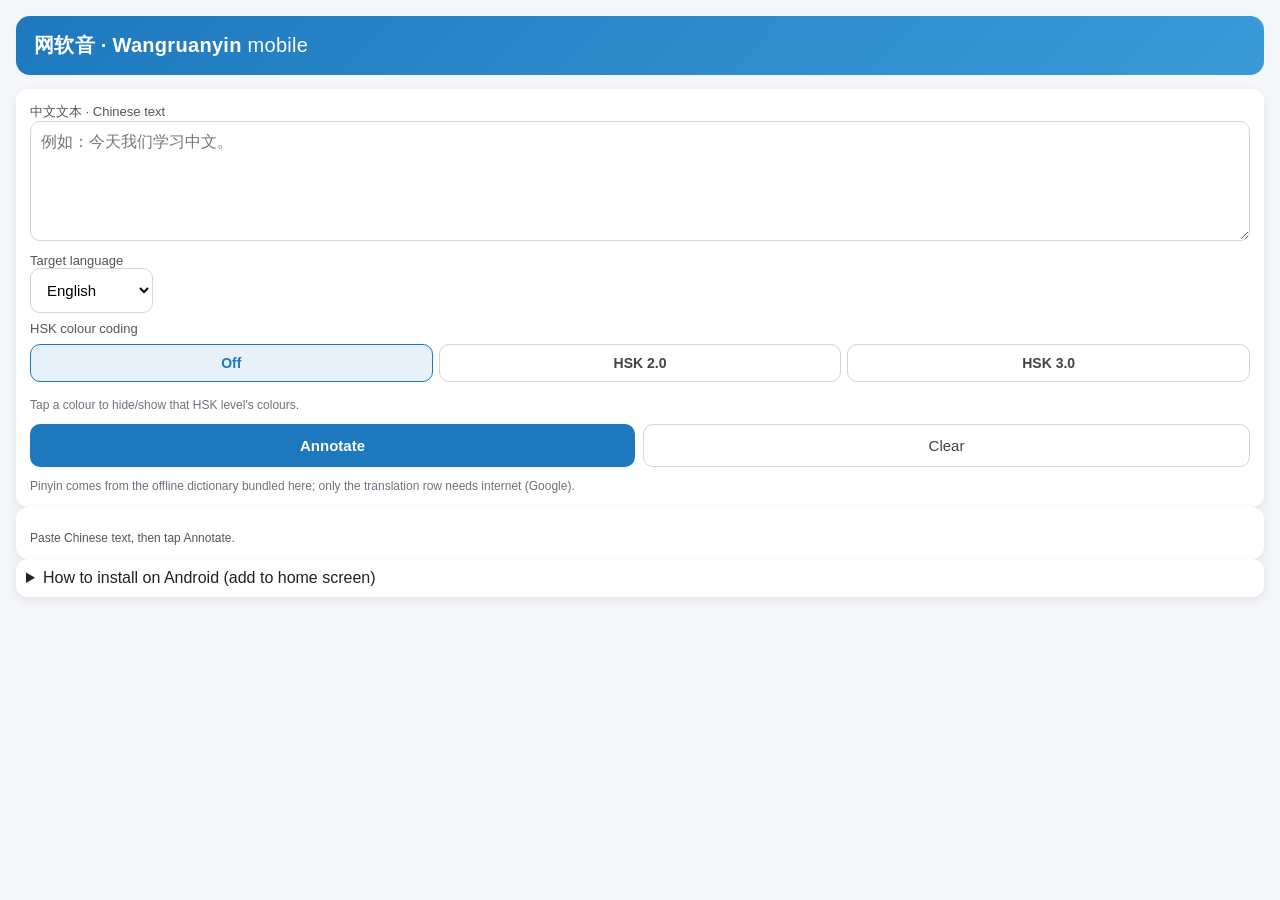
<file: Archive/Wangruanyin-Android/index.html>
<!DOCTYPE html>
<html lang="zh">
<head>
  <meta charset="utf-8">
  <meta name="viewport" content="width=device-width, initial-scale=1, viewport-fit=cover">
  <meta name="mobile-web-app-capable" content="yes">
  <meta name="apple-mobile-web-app-capable" content="yes">
  <meta name="apple-mobile-web-app-status-bar-style" content="default">
  <meta name="theme-color" content="#1e78be">
  <meta name="description" content="网软音 · Wangruanyin — Chinese text to pinyin + translation (Android / mobile web app)">
  <title>网软音 · Wangruanyin</title>
  <link rel="manifest" href="webmanifest.webmanifest">
  <style>
    * { box-sizing:border-box; }
    body {
      margin:0; font-family:-apple-system,BlinkMacSystemFont,"Segoe UI",Roboto,Arial,sans-serif;
      background:#f4f6f9; color:#222; padding:16px;
    }
    header {
      background:linear-gradient(135deg,#1e78be,#3a9bd8); color:#fff;
      border-radius:14px; padding:16px 18px; margin-bottom:14px;
      font-size:20px; font-weight:700; letter-spacing:.3px;
    }
    .card { background:#fff; border-radius:12px; padding:14px; box-shadow:0 3px 10px rgba(0,0,0,.08); }
    textarea {
      width:100%; min-height:120px; font-size:16px; padding:10px;
      border:1px solid #cfd6de; border-radius:10px; resize:vertical;
    }
    .row { display:flex; gap:8px; margin:12px 0; }
    select { flex:1; padding:12px; font-size:15px; border:1px solid #cfd6de; border-radius:10px; background:#fff; }
    button.big { flex:1; padding:12px; font-size:15px; background:#1e78be; color:#fff; border:none; border-radius:10px; font-weight:600; }
    button.ghost { flex:1; padding:12px; font-size:15px; background:#fff; color:#444; border:1px solid #cfd6de; border-radius:10px; }
    .hint { font-size:12px; color:#6b7280; margin-top:8px; }
    /* annotated output */
    .zh-sentence { display:inline-block; vertical-align:top; font-size:13px; margin-right:4px; }
    .zh-chars-line { display:block; white-space:normal; line-height:1.25; }
    .zh-char-block { display:inline-block; text-align:center; margin:0 1px; line-height:1.1; }
    .zh-char { display:block; font-size:16px; font-weight:700; line-height:1.2; }
    .zh-pinyin { display:block; font-size:9px; color:#555; line-height:1.0; }
    .zh-pad { display:inline-block; line-height:1.2; }
    .zh-translation { display:block; font-size:11px; color:#1e78be; margin-top:2px; }
    #status { font-size:12px; color:#555; margin-top:10px; white-space:pre-wrap; }
    /* HSK colour coding */
    .hsk-mode-row { display:flex; gap:6px; margin-top:8px; flex-wrap:wrap; }
    .hsk-mode-btn {
      flex:1; padding:10px; font-size:14px; text-align:center;
      border:1px solid #cfd6de; border-radius:10px; background:#fff; cursor:pointer;
      font-weight:600; color:#444;
    }
    .hsk-mode-btn.active { border-color:#1e78be; background:#e8f1fa; color:#1e78be; }
    .hsk-legend-row { display:flex; gap:5px; margin-top:8px; flex-wrap:wrap; }
    .hsk-color {
      min-width:30px; height:30px; border-radius:5px; color:#fff; font-size:13px;
      font-weight:bold; border:none; padding:0 4px; cursor:pointer; line-height:30px; text-align:center;
    }
    .hsk-color.off {
      opacity:.55; filter:none;
      background-color:#b9bec4 !important; color:#fff !important;
      box-shadow:inset 0 0 0 2px rgba(0,0,0,.35); text-decoration:none;
    }
    .hsk-lv1 { background:rgba(46,160,67,.28); color:#1d7a31; border-radius:3px; }
    .hsk-lv2 { background:rgba(23,162,184,.28); color:#0f7c92; border-radius:3px; }
    .hsk-lv3 { background:rgba(26,115,232,.28); color:#174ea6; border-radius:3px; }
    .hsk-lv4 { background:rgba(147,85,213,.28); color:#6c37a6; border-radius:3px; }
    .hsk-lv5 { background:rgba(232,52,132,.28); color:#b01650; border-radius:3px; }
    .hsk-lv6 { background:rgba(250,153,26,.34); color:#a95a00; border-radius:3px; }
    .hsk-lv7 { background:rgba(225,34,34,.30); color:#8c1212; border-radius:3px; }
    .hsk-lv8 { background:rgba(202,30,70,.30); color:#7d0d2e; border-radius:3px; }
    .hsk-lv9 { background:rgba(120,24,24,.34); color:#5c0f0f; border-radius:3px; }
  </style>
</head>
<body>
  <header>网软音 · Wangruanyin <span style="font-weight:400;">mobile</span></header>

  <div class="card">
    <label style="font-size:13px; color:#555; display:block;">
      中文文本 · Chinese text
    </label>
    <textarea id="input" placeholder="例如：今天我们学习中文。"></textarea>

    <label style="font-size:13px; color:#555; display:block; margin-top:8px;">
      Target language
    </label>
    <select id="lang">
      <option value="en">English</option>
      <option value="es">Español</option>
      <option value="fr">Français</option>
      <option value="de">Deutsch</option>
      <option value="it">Italiano</option>
      <option value="pt">Português</option>
      <option value="ru">Русский</option>
      <option value="ja">日本語</option>
      <option value="ko">한국어</option>
      <option value="nl">Nederlands</option>
      <option value="pl">Polski</option>
      <option value="tr">Türkçe</option>
    </select>

    <label style="font-size:13px; color:#555; display:block; margin-top:8px;">
      HSK colour coding
    </label>
    <div class="hsk-mode-row" id="hskModeRow">
      <button type="button" class="hsk-mode-btn active" data-mode="off">Off</button>
      <button type="button" class="hsk-mode-btn" data-mode="hsk2">HSK 2.0</button>
      <button type="button" class="hsk-mode-btn" data-mode="hsk3">HSK 3.0</button>
    </div>
    <div class="hsk-legend-row" id="hskLegend">
      <button type="button" class="hsk-color hsk-lv1" data-level="1" title="HSK 1 — toggle">1</button>
      <button type="button" class="hsk-color hsk-lv2" data-level="2" title="HSK 2 — toggle">2</button>
      <button type="button" class="hsk-color hsk-lv3" data-level="3" title="HSK 3 — toggle">3</button>
      <button type="button" class="hsk-color hsk-lv4" data-level="4" title="HSK 4 — toggle">4</button>
      <button type="button" class="hsk-color hsk-lv5" data-level="5" title="HSK 5 — toggle">5</button>
      <button type="button" class="hsk-color hsk-lv6" data-level="6" title="HSK 6 — toggle">6</button>
      <button type="button" class="hsk-color hsk-lv7" data-level="7" title="HSK 7-9 — toggle">7</button>
    </div>
    <div class="hint">Tap a colour to hide/show that HSK level's colours.</div>

    <div class="row">
      <button class="big" id="go">Annotate</button>
      <button class="ghost" id="clear">Clear</button>
    </div>
    <div class="hint">Pinyin comes from the offline dictionary bundled here; only the translation row needs internet (Google).</div>
  </div>

  <div class="card">
    <div id="status">Paste Chinese text, then tap Annotate.</div>
    <div id="out"></div>
  </div>

  <div class="card" style="padding:10px;">
    <details>
      <summary>How to install on Android (add to home screen)</summary>
      <div class="hint">
        1. Put this folder on the phone or host it (e.g. on a local network / static host).<br>
        2. Open <b>index.html</b> in Chrome / Edge / Brave / Firefox for Android.<br>
        3. Open the ⋮ menu → <b>Add to home screen</b>. A full-screen app icon is created.<br>
        4. Tap the icon to launch Wangruanyin like an app (works offline except translations).
      </div>
    </details>
  </div>
<script src="pinyin-data.js"></script>
  <script src="pinyin-dict-characters.js"></script>
  <script src="hsk2-char-levels.js"></script>
  <script src="hsk3-char-levels.js"></script>
  <script>
    const CHINESE_RE = /[\u4e00-\u9fff]/;
    let hskMode = "off"; // "off" | "hsk2" | "hsk3"
    let hskDisabledLevels = []; // levels whose colours are toggled off

    function getHskLevel(ch) {
      let lv = 0;
      if (hskMode === "hsk2") {
        if (typeof HSK2_CHAR_LEVEL !== "undefined" && HSK2_CHAR_LEVEL[ch]) lv = HSK2_CHAR_LEVEL[ch];
      } else if (hskMode === "hsk3") {
        if (typeof HSK3_CHAR_LEVEL !== "undefined" && HSK3_CHAR_LEVEL[ch]) lv = HSK3_CHAR_LEVEL[ch];
      }
      if (lv > 0 && hskDisabledLevels.indexOf(lv) !== -1) return 0;
      return lv;
    }

    function getHskLevelUnfiltered(ch) {
      if (hskMode === "hsk2") {
        if (typeof HSK2_CHAR_LEVEL !== "undefined" && HSK2_CHAR_LEVEL[ch]) return HSK2_CHAR_LEVEL[ch];
      } else if (hskMode === "hsk3") {
        if (typeof HSK3_CHAR_LEVEL !== "undefined" && HSK3_CHAR_LEVEL[ch]) return HSK3_CHAR_LEVEL[ch];
      }
      return 0;
    }

    async function translateSentence(text, targetLang) {
      const url = "https://translate.googleapis.com/translate_a/single?client=gtx&sl=auto&tl=" +
        encodeURIComponent(targetLang) + "&dt=t&q=" + encodeURIComponent(text);
      const resp = await fetch(url);
      if (!resp.ok) throw new Error("translation http " + resp.status);
      const data = await resp.json();
      return data[0].map(x => x[0]).join("");
    }

    function splitSentences(text) {
      const parts = text.split(/(?<=[。！？!?；;…])/);
      const out = [];
      for (const p of parts) { const t = p.trim(); if (t) out.push(t); }
      if (out.length === 0 && text.trim()) out.push(text.trim());
      return out;
    }

    function buildSentence(text) {
      const sent = document.createElement("span");
      sent.className = "zh-sentence";
      const line = document.createElement("span");
      line.className = "zh-chars-line";
      for (const ch of text) {
        if (CHINESE_RE.test(ch)) {
          const block = document.createElement("span");
          block.className = "zh-char-block";
          const hsk = getHskLevel(ch);
          const realHsk = getHskLevelUnfiltered(ch);
          if (realHsk > 0) {
            block.setAttribute("title", hsk > 0 ? "HSK " + hsk : "HSK " + realHsk + " (colour hidden)");
          }
          const c = document.createElement("span"); c.className = "zh-char"; c.textContent = ch;
          if (hsk > 0) c.classList.add("hsk-lv" + hsk);
          const p = document.createElement("span"); p.className = "zh-pinyin"; p.textContent = getPinyinForChar(ch);
          block.appendChild(c); block.appendChild(p);
          line.appendChild(block);
        } else {
          const pad = document.createElement("span"); pad.className = "zh-pad"; pad.textContent = ch; line.appendChild(pad);
        }
      }
      sent.appendChild(line);
      return sent;
    }

    async function annotate() {
      const text = (document.getElementById("input").value || "").trim();
      const lang = document.getElementById("lang").value || "en";
      const status = document.getElementById("status");
      const out = document.getElementById("out");
      out.innerHTML = "";
      if (!text) { status.textContent = "Please paste some Chinese text first."; return; }

      const sentences = splitSentences(text);
      const wrapper = document.createElement("div");
      wrapper.style.display = "flex"; wrapper.style.flexWrap = "wrap"; wrapper.style.gap = "6px";

      let done = 0;
      for (const s of sentences) {
        status.textContent = "Translating… (" + (done + 1) + "/" + sentences.length + ")";
        let trans = "";
        try { trans = await translateSentence(s, lang); } catch (e) { trans = ""; }
        // one annotated sentence block + its translation row
        const box = document.createElement("span");
        box.style.display = "inline-block";
        box.appendChild(buildSentence(s));
        const tr = document.createElement("span");
        tr.className = "zh-translation";
        tr.textContent = trans;
        box.appendChild(tr);
        wrapper.appendChild(box);
        done++;
      }
      status.textContent = "Done — " + done + " sentence(s) annotated.";
      out.appendChild(wrapper);
    }

    document.getElementById("go").addEventListener("click", annotate);
    document.getElementById("clear").addEventListener("click", () => {
      document.getElementById("input").value = "";
      document.getElementById("out").innerHTML = "";
      document.getElementById("status").textContent = "Cleared.";
    });

    // HSK mode buttons
    document.querySelectorAll("#hskModeRow .hsk-mode-btn").forEach(btn => {
      btn.addEventListener("click", () => {
        document.querySelectorAll("#hskModeRow .hsk-mode-btn").forEach(b => b.classList.remove("active"));
        btn.classList.add("active");
        hskMode = btn.getAttribute("data-mode");
        updateLegend();
        // Re-annotate if there's already output and input should re-run
        const out = document.getElementById("out");
        if (out.childElementCount > 0 && document.getElementById("input").value.trim()) {
          annotate();
        }
      });
    });

    // Per-level colour toggles in the legend
    function updateLegend() {
      const maxLevel = hskMode === "hsk3" ? 7 : (hskMode === "hsk2" ? 6 : 0);
      document.querySelectorAll("#hskLegend .hsk-color").forEach(sw => {
        const lv = parseInt(sw.getAttribute("data-level"), 10);
        const visible = (lv >= 1 && lv <= maxLevel);
        // Use BOTH 'hidden' and explicit display so a swatch can never
        // accidentally collapse for the mode it belongs to.
        sw.hidden = !visible;
        sw.style.display = visible ? "" : "none";
        if (visible) {
          sw.textContent = (hskMode === "hsk3" && lv === 7) ? "7-9" : String(lv);
          sw.classList.toggle("off", hskDisabledLevels.indexOf(lv) !== -1);
        }
      });
    }
    updateLegend();

    document.querySelectorAll("#hskLegend .hsk-color").forEach(sw => {
      sw.addEventListener("click", () => {
        const lv = parseInt(sw.getAttribute("data-level"), 10);
        if (!lv || hskMode === "off") return;
        const idx = hskDisabledLevels.indexOf(lv);
        if (idx === -1) hskDisabledLevels.push(lv); else hskDisabledLevels.splice(idx, 1);
        hskDisabledLevels.sort((a, b) => a - b);
        updateLegend();
        const out = document.getElementById("out");
        if (out.childElementCount > 0 && document.getElementById("input").value.trim()) {
          annotate();
        }
      });
    });
  </script>
</body>
</html>
</file>
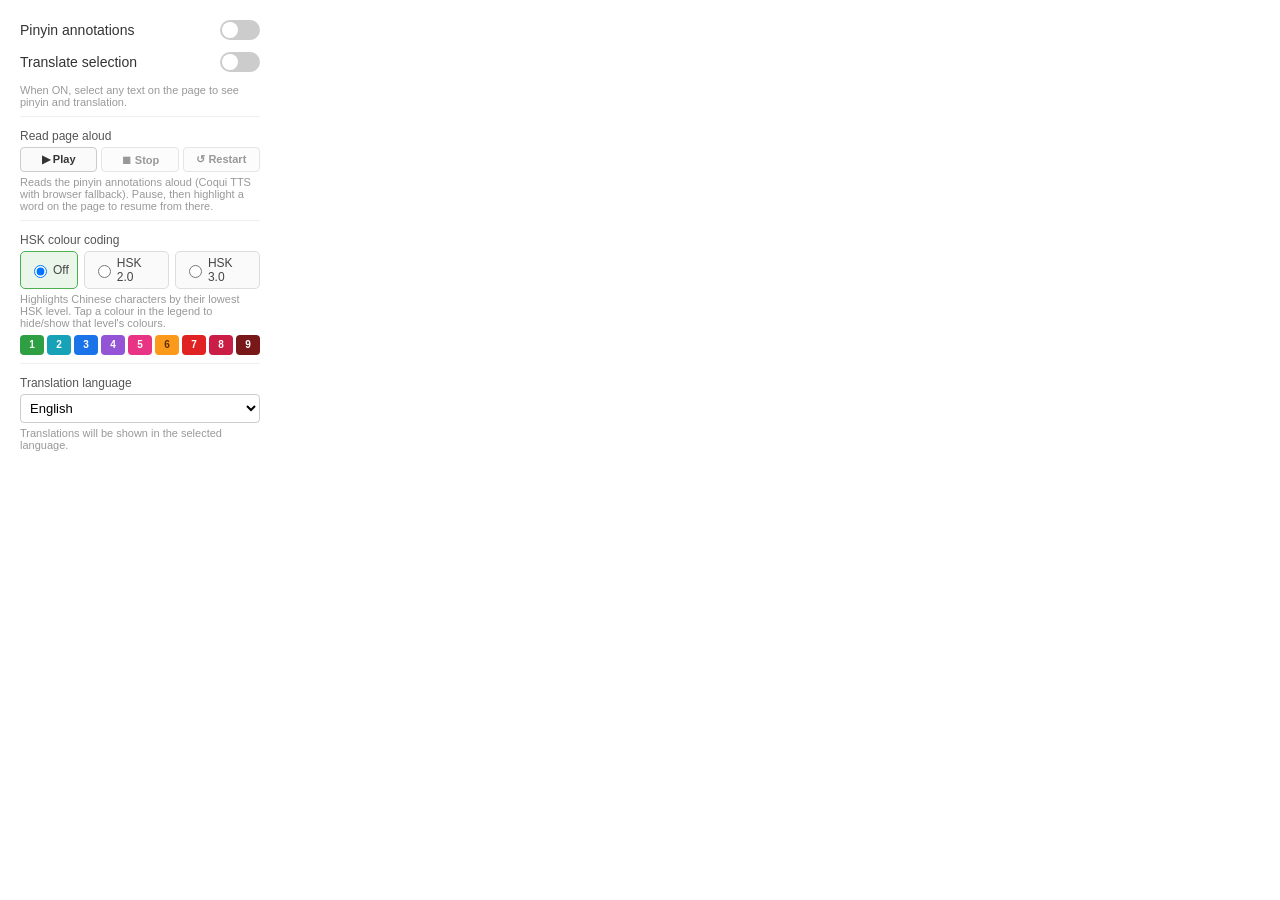
<file: Wangruanyin-Edge/popup.html>
<!DOCTYPE html>
<html>
<head>
  <meta charset="utf-8">
  <title>Wangruanyin</title>
  <style>
    body {
      width: 240px;
      padding: 12px;
      font-family: Arial, sans-serif;
    }
    .toggle-container {
      display: flex;
      align-items: center;
      justify-content: space-between;
      margin-bottom: 12px;
    }
    .toggle-label {
      font-size: 14px;
      color: #333;
    }
    .switch {
      position: relative;
      display: inline-block;
      width: 40px;
      height: 20px;
      flex-shrink: 0;
    }
    .switch input {
      opacity: 0;
      width: 0;
      height: 0;
    }
    .slider {
      position: absolute;
      cursor: pointer;
      top: 0;
      left: 0;
      right: 0;
      bottom: 0;
      background-color: #ccc;
      transition: .4s;
      border-radius: 20px;
    }
    .slider:before {
      position: absolute;
      content: "";
      height: 16px;
      width: 16px;
      left: 2px;
      bottom: 2px;
      background-color: white;
      transition: .4s;
      border-radius: 50%;
    }
    input:checked + .slider {
      background-color: #4CAF50;
    }
    input:checked + .slider:before {
      transform: translateX(20px);
    }
    .divider {
      border-top: 1px solid #eee;
      margin: 8px 0 12px;
    }
    .hint {
      font-size: 11px;
      color: #999;
      margin-top: 4px;
    }
    .lang-field {
      margin-top: 4px;
    }
    .lang-label {
      display: block;
      font-size: 12px;
      color: #555;
      margin-bottom: 4px;
    }
    #targetLang {
      width: 100%;
      padding: 5px;
      font-size: 13px;
      border: 1px solid #ccc;
      border-radius: 4px;
      background: #fff;
    }
    #status {
      margin-top: 10px;
      font-size: 12px;
      color: #666;
    }
    /* HSK controls */
    .hsk-radios {
      display: flex;
      gap: 6px;
      margin-top: 4px;
    }
    .hsk-radio {
      display: inline-flex;
      align-items: center;
      gap: 3px;
      font-size: 12px;
      color: #444;
      border: 1px solid #ddd;
      border-radius: 5px;
      padding: 4px 8px;
      background: #fafafa;
      cursor: pointer;
    }
    .hsk-radio:has(input:checked) {
      border-color: #4CAF50;
      background: #eaf6ea;
    }
    .hsk-legend {
      display: flex;
      flex-wrap: wrap;
      gap: 3px;
      margin-top: 6px;
    }
    .hsk-color {
      width: 24px;
      min-width: 24px;
      height: 20px;
      border-radius: 4px;
      color: #fff;
      font-size: 10px;
      line-height: 20px;
      text-align: center;
      font-weight: bold;
      border: none;
      padding: 0;
      cursor: pointer;
      transition: opacity .15s, transform .15s;
    }
    .hsk-color:hover { transform: scale(1.12); }
    .hsk-color.off {
      opacity: .55;
      filter: none;
      background-color: #b9bec4 !important;
      color: #fff !important;
      box-shadow: inset 0 0 0 2px rgba(0,0,0,.35) !important;
      text-decoration: none;
    }
    .hsk-lv1 { background-color: #2ea043; }
    .hsk-lv2 { background-color: #17a2b8; }
    .hsk-lv3 { background-color: #1a73e8; }
    .hsk-lv4 { background-color: #9355d5; }
    .hsk-lv5 { background-color: #e83484; }
    .hsk-lv6 { background-color: #fa991a; color: #5c2e00; }
    .hsk-lv7 { background-color: #e12222; }
    .hsk-lv8 { background-color: #ca1e46; }
    .hsk-lv9 { background-color: #781818; }
    /* TTS read-page controls */
    .tts-controls {
      display: flex;
      gap: 4px;
      margin-top: 4px;
    }
    .tts-btn {
      flex: 1;
      padding: 5px 4px;
      font-size: 11px;
      font-weight: bold;
      border: 1px solid #ccc;
      border-radius: 4px;
      background: #fafafa;
      color: #333;
      cursor: pointer;
      transition: background .15s, border-color .15s;
    }
    .tts-btn:hover:not(:disabled) { background: #eef2f8; }
    .tts-btn:disabled { opacity: .5; cursor: default; }
    .tts-btn.playing { background: #eaf6ea; border-color: #4CAF50; color: #2e7d32; }
    .tts-btn.paused { background: #fff7e6; border-color: #e8a33d; color: #7a4d00; }
  </style>
</head>
<body>
  <div class="toggle-container">
    <span class="toggle-label">Pinyin annotations</span>
    <label class="switch">
      <input type="checkbox" id="togglePinyin">
      <span class="slider"></span>
    </label>
  </div>
  <div class="toggle-container">
    <span class="toggle-label">Translate selection</span>
    <label class="switch">
      <input type="checkbox" id="toggleSelection">
      <span class="slider"></span>
    </label>
  </div>
  <div class="hint">When ON, select any text on the page to see pinyin and translation.</div>

  <div class="divider"></div>

  <!-- Read the pinyin-annotated page aloud -->
  <div class="lang-field">
    <span class="lang-label">Read page aloud</span>
    <div class="tts-controls">
      <button type="button" id="ttsToggle" class="tts-btn">▶ Play</button>
      <button type="button" id="ttsStop" class="tts-btn" disabled>⏹ Stop</button>
      <button type="button" id="ttsRestart" class="tts-btn" disabled>↺ Restart</button>
    </div>
  </div>
  <div class="hint" id="ttsHint">Reads the pinyin annotations aloud (Coqui TTS with browser fallback). Pause, then highlight a word on the page to resume from there.</div>

  <div class="divider"></div>

  <!-- HSK colour coding -->
  <div class="lang-field">
    <span class="lang-label">HSK colour coding</span>
    <div class="hsk-radios">
      <label class="hsk-radio">
        <input type="radio" name="hskMode" value="off" checked>
        <span>Off</span>
      </label>
      <label class="hsk-radio">
        <input type="radio" name="hskMode" value="hsk2">
        <span>HSK 2.0</span>
      </label>
      <label class="hsk-radio">
        <input type="radio" name="hskMode" value="hsk3">
        <span>HSK 3.0</span>
      </label>
    </div>
  </div>
  <div class="hint">Highlights Chinese characters by their lowest HSK level. Tap a colour in the legend to hide/show that level's colours.</div>
  <div class="hsk-legend" id="hskLegend" role="group" aria-label="HSK level colour toggles">
    <button type="button" class="hsk-color hsk-lv1" data-level="1" title="HSK 1 — click to toggle">1</button>
    <button type="button" class="hsk-color hsk-lv2" data-level="2" title="HSK 2 — click to toggle">2</button>
    <button type="button" class="hsk-color hsk-lv3" data-level="3" title="HSK 3 — click to toggle">3</button>
    <button type="button" class="hsk-color hsk-lv4" data-level="4" title="HSK 4 — click to toggle">4</button>
    <button type="button" class="hsk-color hsk-lv5" data-level="5" title="HSK 5 — click to toggle">5</button>
    <button type="button" class="hsk-color hsk-lv6" data-level="6" title="HSK 6 — click to toggle">6</button>
    <button type="button" class="hsk-color hsk-lv7" data-level="7" title="HSK 7 — click to toggle">7</button>
    <button type="button" class="hsk-color hsk-lv8" data-level="8" title="HSK 8 — click to toggle">8</button>
    <button type="button" class="hsk-color hsk-lv9" data-level="9" title="HSK 9 — click to toggle">9</button>
  </div>

  <div class="divider"></div>
  <div class="lang-field">
    <label class="lang-label" for="targetLang">Translation language</label>
    <select id="targetLang">
      <option value="en">English</option>
      <option value="es">Spanish</option>
      <option value="fr">French</option>
      <option value="de">German</option>
      <option value="it">Italian</option>
      <option value="pt">Portuguese</option>
      <option value="ru">Russian</option>
      <option value="ja">Japanese</option>
      <option value="ko">Korean</option>
      <option value="nl">Dutch</option>
      <option value="pl">Polish</option>
      <option value="tr">Turkish</option>
    </select>
  </div>
  <div class="hint">Translations will be shown in the selected language.</div>
  <div id="status"></div>
  <script src="popup.js"></script>
</body>
</html>
</file>
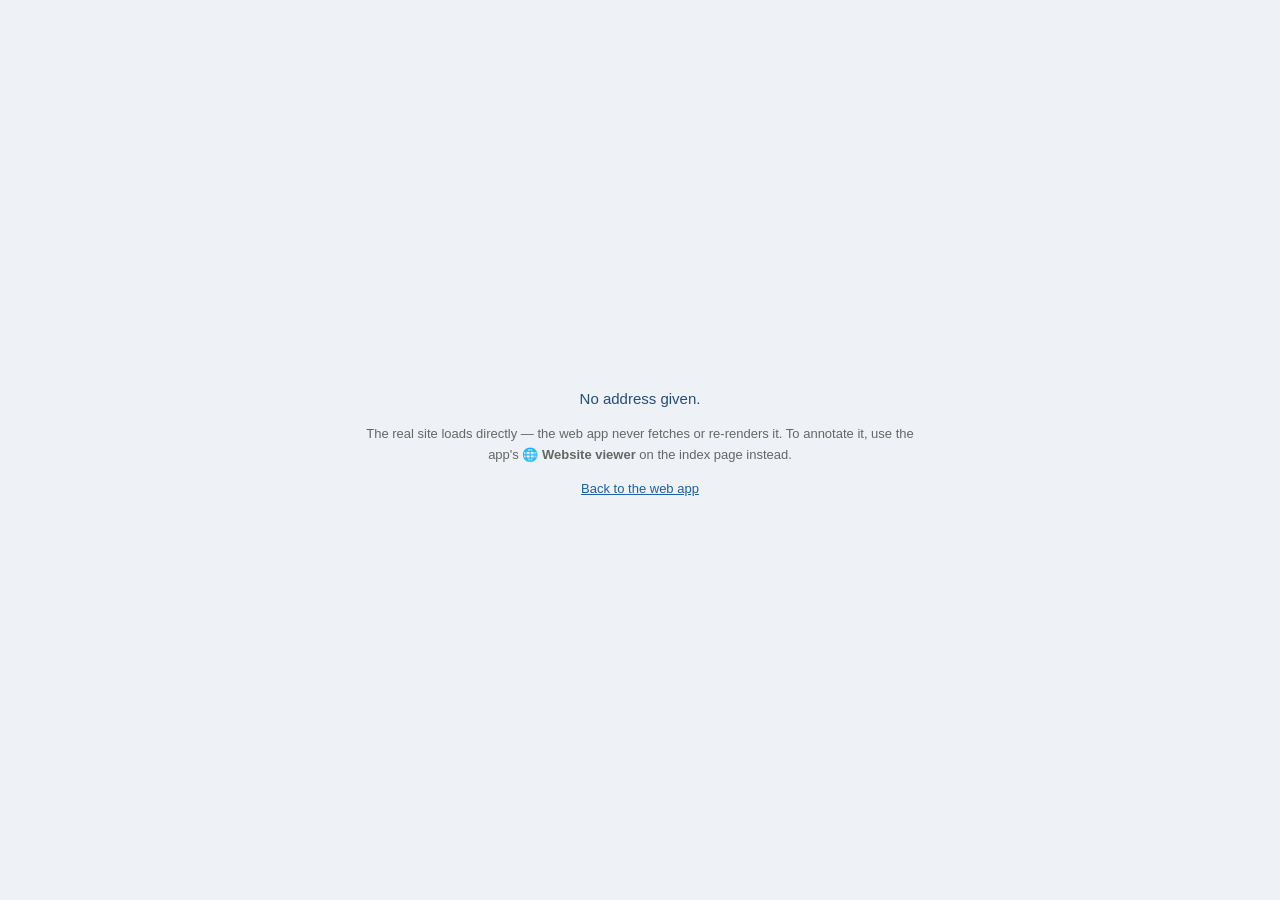
<file: Wangruanyin-WebApp/reader.html>
<!DOCTYPE html>
<html lang="en">
<head>
  <meta charset="utf-8">
  <meta name="viewport" content="width=device-width, initial-scale=1">
  <title>网软音 · Wangruanyin — Opening…</title>
  <link rel="icon" type="image/png" href="wangruanyin.png">
  <style>
    html, body { height: 100%; margin: 0; }
    body {
      display: flex; align-items: center; justify-content: center;
      font-family: Arial, sans-serif; background: #eef1f5; color: #244d7d;
    }
    .open-box { text-align: center; font-size: 15px; max-width: 560px; padding: 0 20px; line-height: 1.6; }
    .spinner {
      display: inline-block; width: 18px; height: 18px; margin-right: 10px; vertical-align: -4px;
      border: 3px solid #cfe0f1; border-top-color: #244d7d; border-radius: 50%;
      animation: wryspin .8s linear infinite;
    }
    @keyframes wryspin { to { transform: rotate(360deg); } }
    a { color: #1f5fa6; }
  </style>
</head>
<body>
  <div class="open-box">
    <div id="msg"><span class="spinner"></span>Opening the website in this tab…</div>
    <p style="font-size:13px;color:#666;">The real site loads directly — the web app never fetches or re-renders it.
      To annotate it, use the app's <strong>🌐 Website viewer</strong> on the index page instead.</p>
    <p style="font-size:13px;"><a id="openLink" href="#">Open manually</a></p>
  </div>
  <script>
    (function () {
      var url = new URLSearchParams(location.search).get('url') || '';
      var link = document.getElementById('openLink');
      var msg = document.getElementById('msg');
      if (!url) {
        msg.innerHTML = 'No address given.';
        link.href = 'index.html';
        link.textContent = 'Back to the web app';
      } else {
        link.href = url;
        location.replace(url);
      }
    })();
  </script>
</body>
</html>
</file>
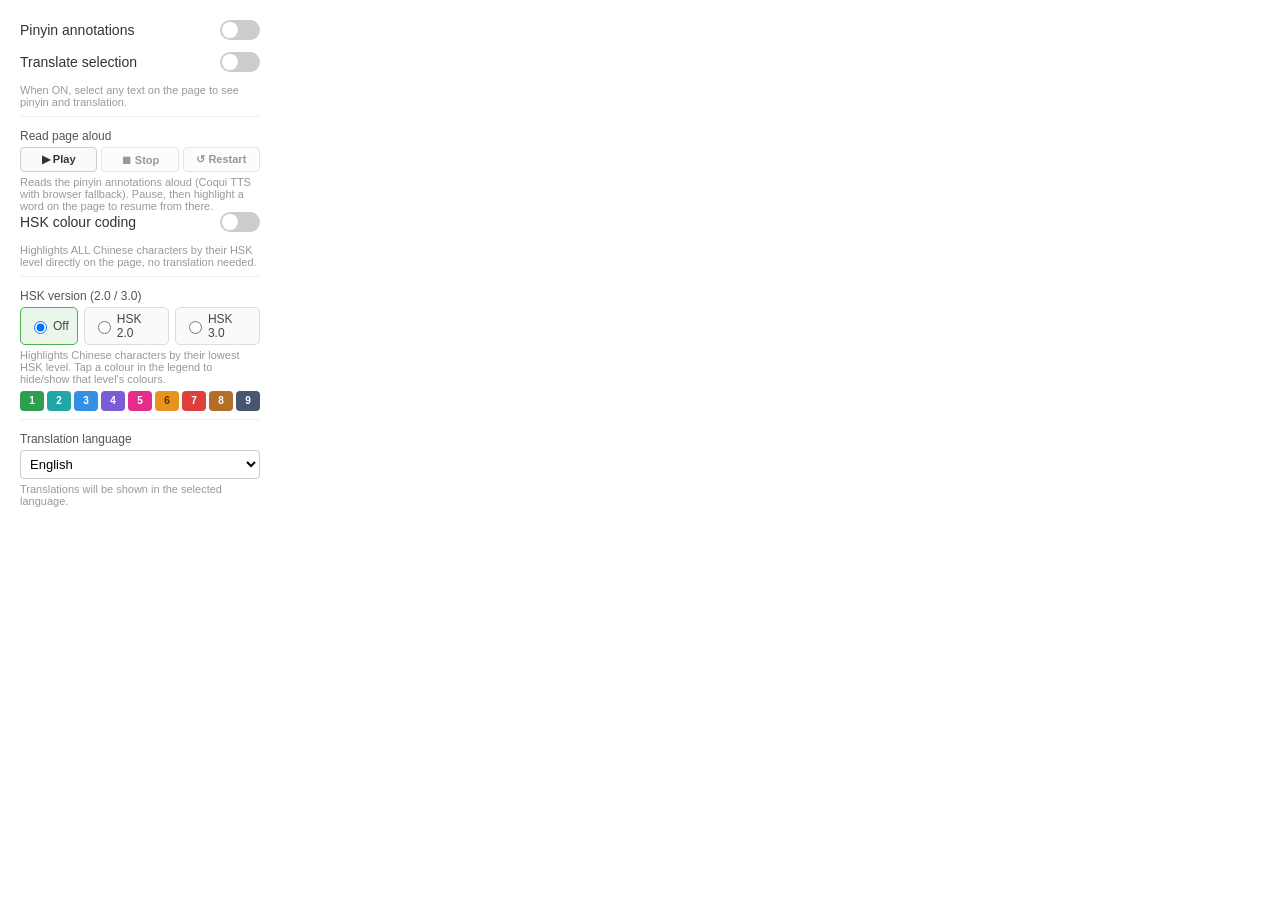
<file: Wangruanyin/popup.html>
<!DOCTYPE html>
<html>
<head>
  <meta charset="utf-8">
  <title>Wangruanyin</title>
  <style>
    body {
      width: 240px;
      padding: 12px;
      font-family: Arial, sans-serif;
    }
    .toggle-container {
      display: flex;
      align-items: center;
      justify-content: space-between;
      margin-bottom: 12px;
    }
    .toggle-label {
      font-size: 14px;
      color: #333;
    }
    .switch {
      position: relative;
      display: inline-block;
      width: 40px;
      height: 20px;
      flex-shrink: 0;
    }
    .switch input {
      opacity: 0;
      width: 0;
      height: 0;
    }
    .slider {
      position: absolute;
      cursor: pointer;
      top: 0;
      left: 0;
      right: 0;
      bottom: 0;
      background-color: #ccc;
      transition: .4s;
      border-radius: 20px;
    }
    .slider:before {
      position: absolute;
      content: "";
      height: 16px;
      width: 16px;
      left: 2px;
      bottom: 2px;
      background-color: white;
      transition: .4s;
      border-radius: 50%;
    }
    input:checked + .slider {
      background-color: #4CAF50;
    }
    input:checked + .slider:before {
      transform: translateX(20px);
    }
    .divider {
      border-top: 1px solid #eee;
      margin: 8px 0 12px;
    }
    .hint {
      font-size: 11px;
      color: #999;
      margin-top: 4px;
    }
    .lang-field {
      margin-top: 4px;
    }
    .lang-label {
      display: block;
      font-size: 12px;
      color: #555;
      margin-bottom: 4px;
    }
    #targetLang {
      width: 100%;
      padding: 5px;
      font-size: 13px;
      border: 1px solid #ccc;
      border-radius: 4px;
      background: #fff;
    }
    #status {
      margin-top: 10px;
      font-size: 12px;
      color: #666;
    }
    /* HSK controls */
    .hsk-radios {
      display: flex;
      gap: 6px;
      margin-top: 4px;
    }
    .hsk-radio {
      display: inline-flex;
      align-items: center;
      gap: 3px;
      font-size: 12px;
      color: #444;
      border: 1px solid #ddd;
      border-radius: 5px;
      padding: 4px 8px;
      background: #fafafa;
      cursor: pointer;
    }
    .hsk-radio:has(input:checked) {
      border-color: #4CAF50;
      background: #eaf6ea;
    }
    .hsk-legend {
      display: flex;
      flex-wrap: wrap;
      gap: 3px;
      margin-top: 6px;
    }
    .hsk-color {
      width: 24px;
      min-width: 24px;
      height: 20px;
      border-radius: 4px;
      color: #fff;
      font-size: 10px;
      line-height: 20px;
      text-align: center;
      font-weight: bold;
      border: none;
      padding: 0;
      cursor: pointer;
      transition: opacity .15s, transform .15s;
    }
    .hsk-color:hover { transform: scale(1.12); }
    .hsk-color.off {
      opacity: .55;
      filter: none;
      background-color: #b9bec4 !important;
      color: #fff !important;
      box-shadow: inset 0 0 0 2px rgba(0,0,0,.35) !important;
      text-decoration: none;
    }
    .hsk-lv1 { background-color: #2e9e4f; }
    .hsk-lv2 { background-color: #1fa6a6; }
    .hsk-lv3 { background-color: #3490e0; }
    .hsk-lv4 { background-color: #7b5cd6; }
    .hsk-lv5 { background-color: #e32c8c; }
    .hsk-lv6 { background-color: #e8931f; color: #5c2e00; }
    .hsk-lv7 { background-color: #de3f3a; }
    .hsk-lv8 { background-color: #b46e2a; }
    .hsk-lv9 { background-color: #48556e; }
    /* TTS read-page controls */
    .tts-controls {
      display: flex;
      gap: 4px;
      margin-top: 4px;
    }
    .tts-btn {
      flex: 1;
      padding: 5px 4px;
      font-size: 11px;
      font-weight: bold;
      border: 1px solid #ccc;
      border-radius: 4px;
      background: #fafafa;
      color: #333;
      cursor: pointer;
      transition: background .15s, border-color .15s;
    }
    .tts-btn:hover:not(:disabled) { background: #eef2f8; }
    .tts-btn:disabled { opacity: .5; cursor: default; }
    .tts-btn.playing { background: #eaf6ea; border-color: #4CAF50; color: #2e7d32; }
    .tts-btn.paused { background: #fff7e6; border-color: #e8a33d; color: #7a4d00; }
  </style>
</head>
<body>
  <div class="toggle-container">
    <span class="toggle-label">Pinyin annotations</span>
    <label class="switch">
      <input type="checkbox" id="togglePinyin">
      <span class="slider"></span>
    </label>
  </div>
  <div class="toggle-container">
    <span class="toggle-label">Translate selection</span>
    <label class="switch">
      <input type="checkbox" id="toggleSelection">
      <span class="slider"></span>
    </label>
  </div>
  <div class="hint">When ON, select any text on the page to see pinyin and translation.</div>

  <div class="divider"></div>

  <!-- Read the pinyin-annotated page aloud -->
  <div class="lang-field">
    <span class="lang-label">Read page aloud</span>
    <div class="tts-controls">
      <button type="button" id="ttsToggle" class="tts-btn">▶ Play</button>
      <button type="button" id="ttsStop" class="tts-btn" disabled>⏹ Stop</button>
      <button type="button" id="ttsRestart" class="tts-btn" disabled>↺ Restart</button>
    </div>
  </div>
  <div class="hint" id="ttsHint">Reads the pinyin annotations aloud (Coqui TTS with browser fallback). Pause, then highlight a word on the page to resume from there.</div>

  <div class="toggle-container">
    <span class="toggle-label">HSK colour coding</span>
    <label class="switch">
      <input type="checkbox" id="toggleHsk">
      <span class="slider"></span>
    </label>
  </div>
  <div class="hint">Highlights ALL Chinese characters by their HSK level directly on the page, no translation needed.</div>

  <div class="divider"></div>

  <!-- HSK colour coding -->
  <div class="lang-field">
    <span class="lang-label">HSK version (2.0 / 3.0)</span>
    <div class="hsk-radios">
      <label class="hsk-radio">
        <input type="radio" name="hskMode" value="off" checked>
        <span>Off</span>
      </label>
      <label class="hsk-radio">
        <input type="radio" name="hskMode" value="hsk2">
        <span>HSK 2.0</span>
      </label>
      <label class="hsk-radio">
        <input type="radio" name="hskMode" value="hsk3">
        <span>HSK 3.0</span>
      </label>
    </div>
  </div>
  <div class="hint">Highlights Chinese characters by their lowest HSK level. Tap a colour in the legend to hide/show that level's colours.</div>
  <div class="hsk-legend" id="hskLegend" role="group" aria-label="HSK level colour toggles">
    <button type="button" class="hsk-color hsk-lv1" data-level="1" title="HSK 1 — click to toggle">1</button>
    <button type="button" class="hsk-color hsk-lv2" data-level="2" title="HSK 2 — click to toggle">2</button>
    <button type="button" class="hsk-color hsk-lv3" data-level="3" title="HSK 3 — click to toggle">3</button>
    <button type="button" class="hsk-color hsk-lv4" data-level="4" title="HSK 4 — click to toggle">4</button>
    <button type="button" class="hsk-color hsk-lv5" data-level="5" title="HSK 5 — click to toggle">5</button>
    <button type="button" class="hsk-color hsk-lv6" data-level="6" title="HSK 6 — click to toggle">6</button>
    <button type="button" class="hsk-color hsk-lv7" data-level="7" title="HSK 7 — click to toggle">7</button>
    <button type="button" class="hsk-color hsk-lv8" data-level="8" title="HSK 8 — click to toggle">8</button>
    <button type="button" class="hsk-color hsk-lv9" data-level="9" title="HSK 9 — click to toggle">9</button>
  </div>

  <div class="divider"></div>
  <div class="lang-field">
    <label class="lang-label" for="targetLang">Translation language</label>
    <select id="targetLang">
      <option value="en">English</option>
      <option value="es">Spanish</option>
      <option value="fr">French</option>
      <option value="de">German</option>
      <option value="it">Italian</option>
      <option value="pt">Portuguese</option>
      <option value="ru">Russian</option>
      <option value="ja">Japanese</option>
      <option value="ko">Korean</option>
      <option value="nl">Dutch</option>
      <option value="pl">Polish</option>
      <option value="tr">Turkish</option>
    </select>
  </div>
  <div class="hint">Translations will be shown in the selected language.</div>
  <div id="status"></div>
  <script src="popup.js"></script>
</body>
</html>
</file>
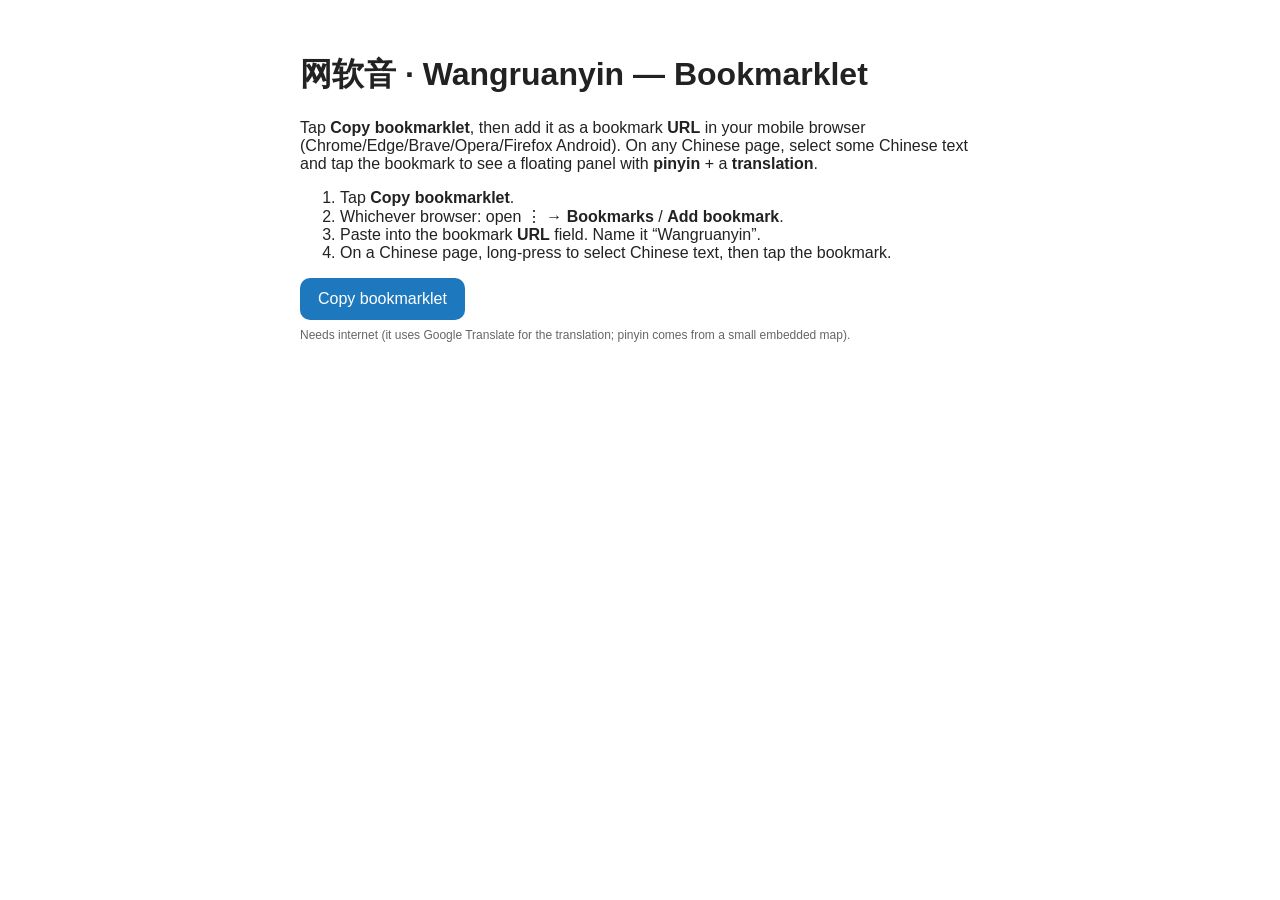
<file: Archive/Wangruanyin-Android/bookmarklet.html>
<!DOCTYPE html>
<html lang="zh">
<head>
<meta charset="utf-8">
<meta name="viewport" content="width=device-width, initial-scale=1">
<title>Wangruanyin bookmarklet</title>
<style>
  body{font-family:sans-serif;max-width:680px;margin:16px auto;padding:16px;color:#222;}
  a.btn{display:inline-block;background:#1e78be;color:#fff;padding:12px 18px;border-radius:10px;text-decoration:none;}
</style>
</head>
<body>
<h1>网软音 · Wangruanyin — Bookmarklet</h1>
<p>Tap <b>Copy bookmarklet</b>, then add it as a bookmark <b>URL</b> in your mobile browser
(Chrome/Edge/Brave/Opera/Firefox Android). On any Chinese page, select some Chinese text and tap
the bookmark to see a floating panel with <b>pinyin</b> + a <b>translation</b>.</p>
<ol>
<li>Tap <b>Copy bookmarklet</b>.</li>
<li>Whichever browser: open ⋮ → <b>Bookmarks</b> / <b>Add bookmark</b>.</li>
<li>Paste into the bookmark <b>URL</b> field. Name it “Wangruanyin”.</li>
<li>On a Chinese page, long-press to select Chinese text, then tap the bookmark.</li>
</ol>

<a class="btn" id="copyBtn">Copy bookmarklet</a>
<div style="font-size:12px;color:#666;margin-top:8px">
  Needs internet (it uses Google Translate for the translation; pinyin comes from a small embedded map).
</div>

<!-- The bookmarklet source is stored here as plain text so it needs no escaping. -->
<script type="text/plain" id="wrySrc">
(function(){
  var d=document;
  function sel(){
    try{var s=d.getSelection();return s?s.toString().trim():''}catch(e){return ''}
  }
  function esc(t){var q=d.createElement('div');q.textContent=t;return q.innerHTML}
  var t=sel();
  if(!t){alert('Select some Chinese text first.');return}
  var P={的:'de',是:'shi',了:'le',我:'wo',你:'ni',们:'men',在:'zai',有:'you',一:'yi',个:'ge',人:'ren',中:'zhong',来:'lai',上:'shang',爱:'ai',文:'wen',年:'nian',学:'xue',习:'xi',中:'zhong'};
  var py='';for(var i=0;i<t.length;i++){var c=t[i];py+=(P[c]||c)+' '}
  var u='https://translate.googleapis.com/translate_a/single?client=gtx&sl=auto&tl=en&dt=t&q='+encodeURIComponent(t);
  fetch(u).then(function(r){return r.json()}).then(function(j){
    var tr=j[0].map(function(x){return x[0]}).join('');
    var p=document.getElementById('wry-p');if(p)p.remove();
    p=document.createElement('div');p.id='wry-p';
    p.style.cssText='position:fixed;right:8px;bottom:8px;z-index:99999;max-width:280px;max-height:70% ;background:#fff;color:#222;border:1px solid #ccc;border-radius:8px;padding:8px 10px;font:12px/1.5 sans-serif;overflow:auto';
    p.innerHTML='<b>Wangruanyin</b> <a href="#" style="float:right;cursor:pointer">&times;</a>'+
      '<div>中文</div>'+esc(t)+'<div>拼音</div>'+esc(py)+'<div>译文</div>'+esc(tr);
    d.body.appendChild(p);
    p.querySelector('a').onclick=function(){p.remove();return false};
  }).catch(function(){alert('Translation failed.');});
})();
</script>

<script>
var copyBtn = document.getElementById("copyBtn");
function buildUri(){
  var src = document.getElementById("wrySrc").textContent.replace(/\s+/g," ");
  return "javascript:" + encodeURIComponent(src);
}
copyBtn.onclick = function(){
  var uri = buildUri();
  if (navigator.clipboard && navigator.clipboard.writeText) {
    navigator.clipboard.writeText(uri).then(function(){alert("Bookmarklet copied! Add it as a bookmark URL.");});
  } else {
    var ta=document.createElement("textarea"); ta.value=uri; document.body.appendChild(ta); ta.select();
    try{document.execCommand("copy");}catch(e){}
    alert("Bookmarklet copied! Add it as a bookmark URL."); document.body.removeChild(ta);
  }
};
</script>
</body>
</html>
</file>
